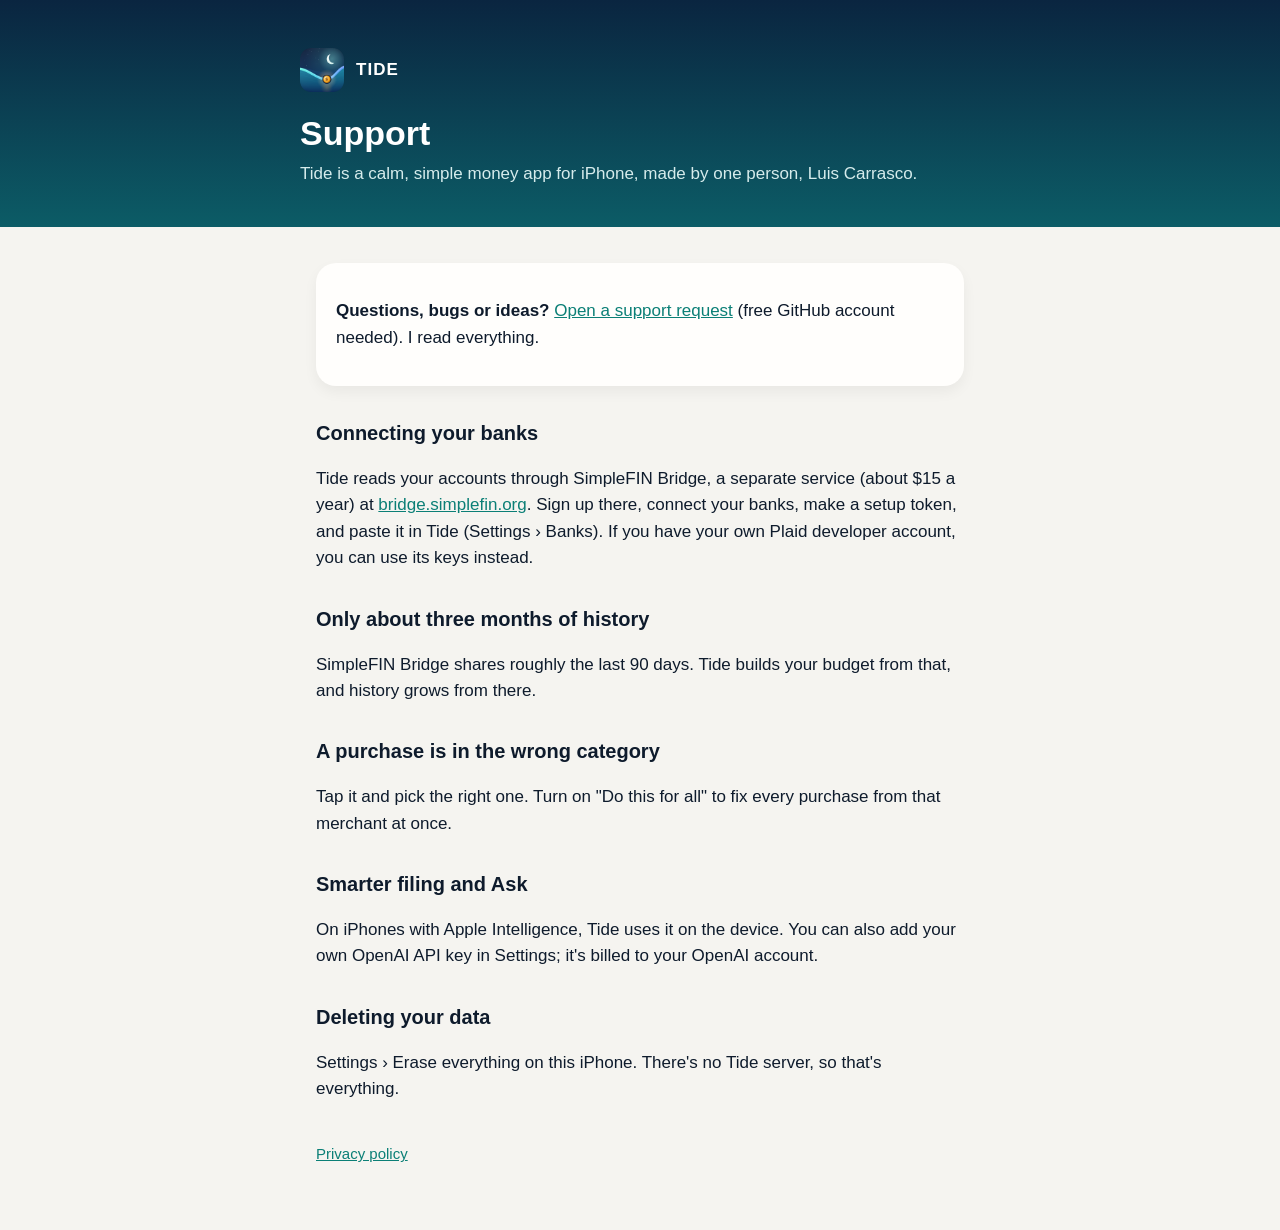
<file: index.html>
<!doctype html>
<html lang="en">
<head>
<meta charset="utf-8"><meta name="viewport" content="width=device-width, initial-scale=1">
<title>Tide · Support</title>
<link rel="icon" href="favicon.png"><link rel="stylesheet" href="style.css">
</head>
<body>
<header><div class="in">
<a class="brand" href="./"><img src="icon.png" alt=""><span>TIDE</span></a>
<h1>Support</h1>
<p>Tide is a calm, simple money app for iPhone, made by one person, Luis Carrasco.</p>
</div></header>
<main>
<div class="card">
<p><strong>Questions, bugs or ideas?</strong> <a href="https://github.com/luiscarrascob/tide-app/issues/new">Open a support request</a> (free GitHub account needed). I read everything.</p>
</div>

<h2>Connecting your banks</h2>
<p>Tide reads your accounts through SimpleFIN Bridge, a separate service (about $15 a year) at <a href="https://bridge.simplefin.org">bridge.simplefin.org</a>. Sign up there, connect your banks, make a setup token, and paste it in Tide (Settings › Banks). If you have your own Plaid developer account, you can use its keys instead.</p>

<h2>Only about three months of history</h2>
<p>SimpleFIN Bridge shares roughly the last 90 days. Tide builds your budget from that, and history grows from there.</p>

<h2>A purchase is in the wrong category</h2>
<p>Tap it and pick the right one. Turn on "Do this for all" to fix every purchase from that merchant at once.</p>

<h2>Smarter filing and Ask</h2>
<p>On iPhones with Apple Intelligence, Tide uses it on the device. You can also add your own OpenAI API key in Settings; it's billed to your OpenAI account.</p>

<h2>Deleting your data</h2>
<p>Settings › Erase everything on this iPhone. There's no Tide server, so that's everything.</p>

<div class="links"><a href="privacy.html">Privacy policy</a></div>
</main>
</body>
</html>
</file>
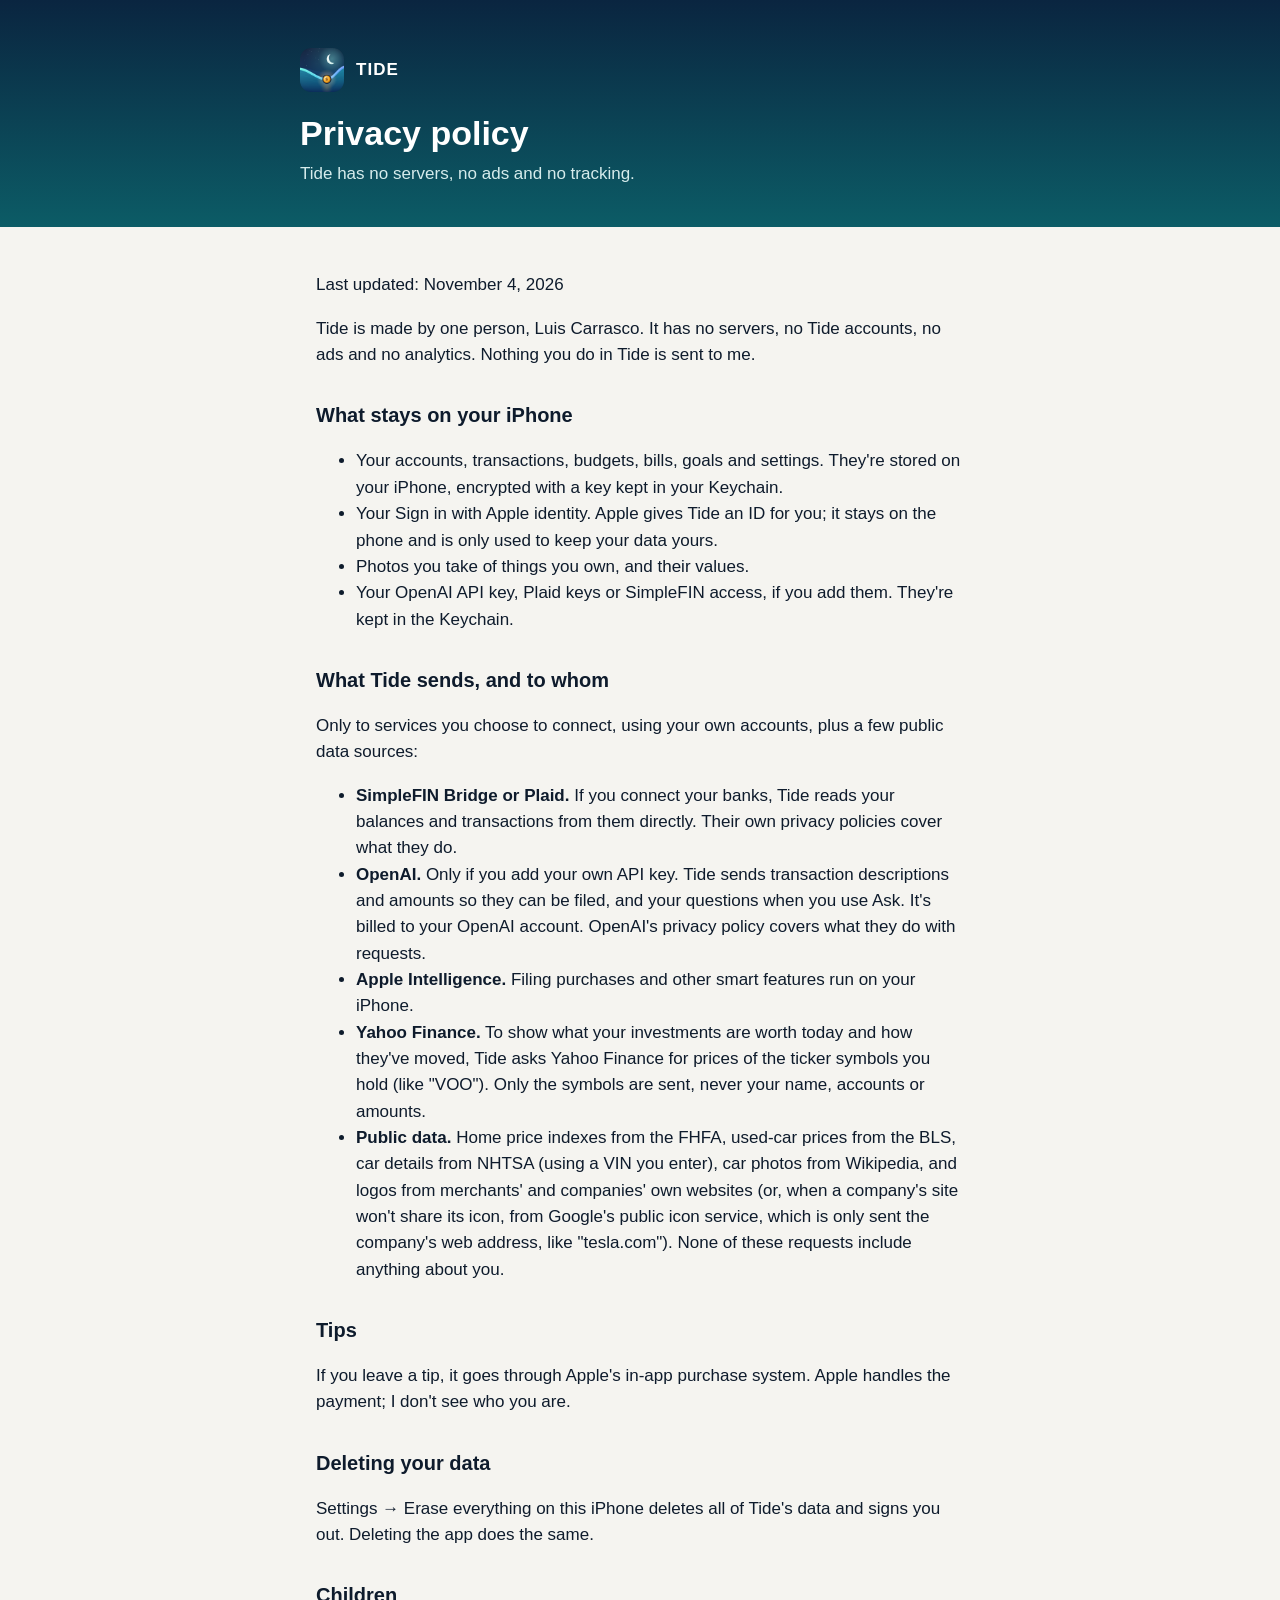
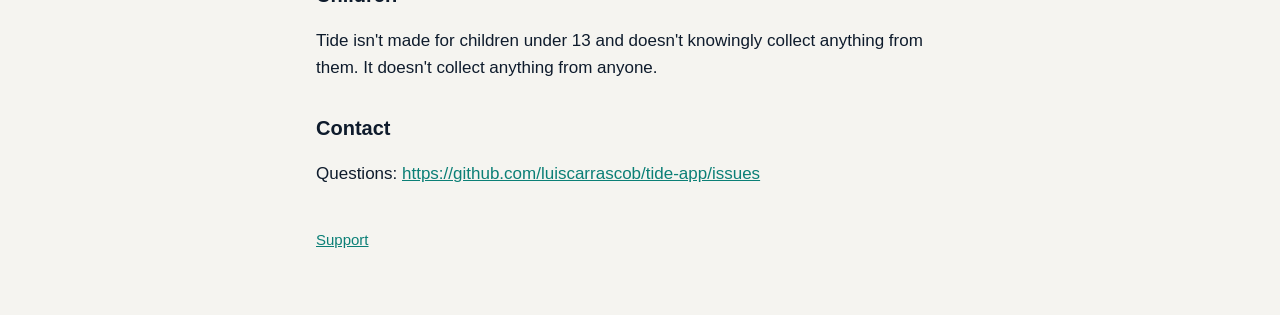
<file: privacy.html>
<!doctype html>
<html lang="en">
<head>
<meta charset="utf-8"><meta name="viewport" content="width=device-width, initial-scale=1">
<title>Tide · Privacy</title>
<link rel="icon" href="favicon.png"><link rel="stylesheet" href="style.css">
</head>
<body>
<header><div class="in">
<a class="brand" href="./"><img src="icon.png" alt=""><span>TIDE</span></a>
<h1>Privacy policy</h1>
<p>Tide has no servers, no ads and no tracking.</p>
</div></header>
<main>
<p>Last updated: November 4, 2026</p>
<p>Tide is made by one person, Luis Carrasco. It has no servers, no Tide accounts, no ads and no analytics. Nothing you do in Tide is sent to me.</p>
<h2>What stays on your iPhone</h2>
<ul><li>Your accounts, transactions, budgets, bills, goals and settings. They're stored on your iPhone, encrypted with a key kept in your Keychain.</li><li>Your Sign in with Apple identity. Apple gives Tide an ID for you; it stays on the phone and is only used to keep your data yours.</li><li>Photos you take of things you own, and their values.</li><li>Your OpenAI API key, Plaid keys or SimpleFIN access, if you add them. They're kept in the Keychain.</li></ul>
<h2>What Tide sends, and to whom</h2>
<p>Only to services you choose to connect, using your own accounts, plus a few public data sources:</p>
<ul><li><strong>SimpleFIN Bridge or Plaid.</strong> If you connect your banks, Tide reads your balances and transactions from them directly. Their own privacy policies cover what they do.</li><li><strong>OpenAI.</strong> Only if you add your own API key. Tide sends transaction descriptions and amounts so they can be filed, and your questions when you use Ask. It's billed to your OpenAI account. OpenAI's privacy policy covers what they do with requests.</li><li><strong>Apple Intelligence.</strong> Filing purchases and other smart features run on your iPhone.</li><li><strong>Yahoo Finance.</strong> To show what your investments are worth today and how they've moved, Tide asks Yahoo Finance for prices of the ticker symbols you hold (like "VOO"). Only the symbols are sent, never your name, accounts or amounts.</li><li><strong>Public data.</strong> Home price indexes from the FHFA, used-car prices from the BLS, car details from NHTSA (using a VIN you enter), car photos from Wikipedia, and logos from merchants' and companies' own websites (or, when a company's site won't share its icon, from Google's public icon service, which is only sent the company's web address, like "tesla.com"). None of these requests include anything about you.</li></ul>
<h2>Tips</h2>
<p>If you leave a tip, it goes through Apple's in-app purchase system. Apple handles the payment; I don't see who you are.</p>
<h2>Deleting your data</h2>
<p>Settings → Erase everything on this iPhone deletes all of Tide's data and signs you out. Deleting the app does the same.</p>
<h2>Children</h2>
<p>Tide isn't made for children under 13 and doesn't knowingly collect anything from them. It doesn't collect anything from anyone.</p>
<h2>Contact</h2>
<p>Questions: <a href="https://github.com/luiscarrascob/tide-app/issues">https://github.com/luiscarrascob/tide-app/issues</a></p>
<div class="links"><a href="./">Support</a></div>
</main>
</body>
</html>
</file>
<file: style.css>
*{box-sizing:border-box}
body{margin:0;background:#F5F4F0;color:#0E1B2C;font:17px/1.55 -apple-system,BlinkMacSystemFont,"Segoe UI",sans-serif}
header{background:linear-gradient(180deg,#0A2540,#0C5C66);color:#fff;padding:48px 16px 40px}
header .in,main{max-width:680px;margin:0 auto}
main{padding:28px 16px 64px}
.brand{display:flex;align-items:center;gap:12px;color:#fff;text-decoration:none;font-weight:700;letter-spacing:.06em}
.brand img{width:44px;height:44px;border-radius:11px}
h1{font-size:34px;line-height:1.15;margin:22px 0 8px}
header p{margin:0;color:#D6ECEC}
h2{font-size:20px;margin:32px 0 6px}
a{color:#0B7F76}
.card{background:#FFFEFC;border-radius:20px;padding:18px 20px;box-shadow:0 6px 14px rgba(0,0,0,.05);margin:8px 0 0}
.links{margin-top:40px;font-size:15px}
@media (prefers-color-scheme:dark){body{background:#060E1A;color:#EDF2F8}.card{background:#0E1A2A}a{color:#4FE6D3}}
</file>
